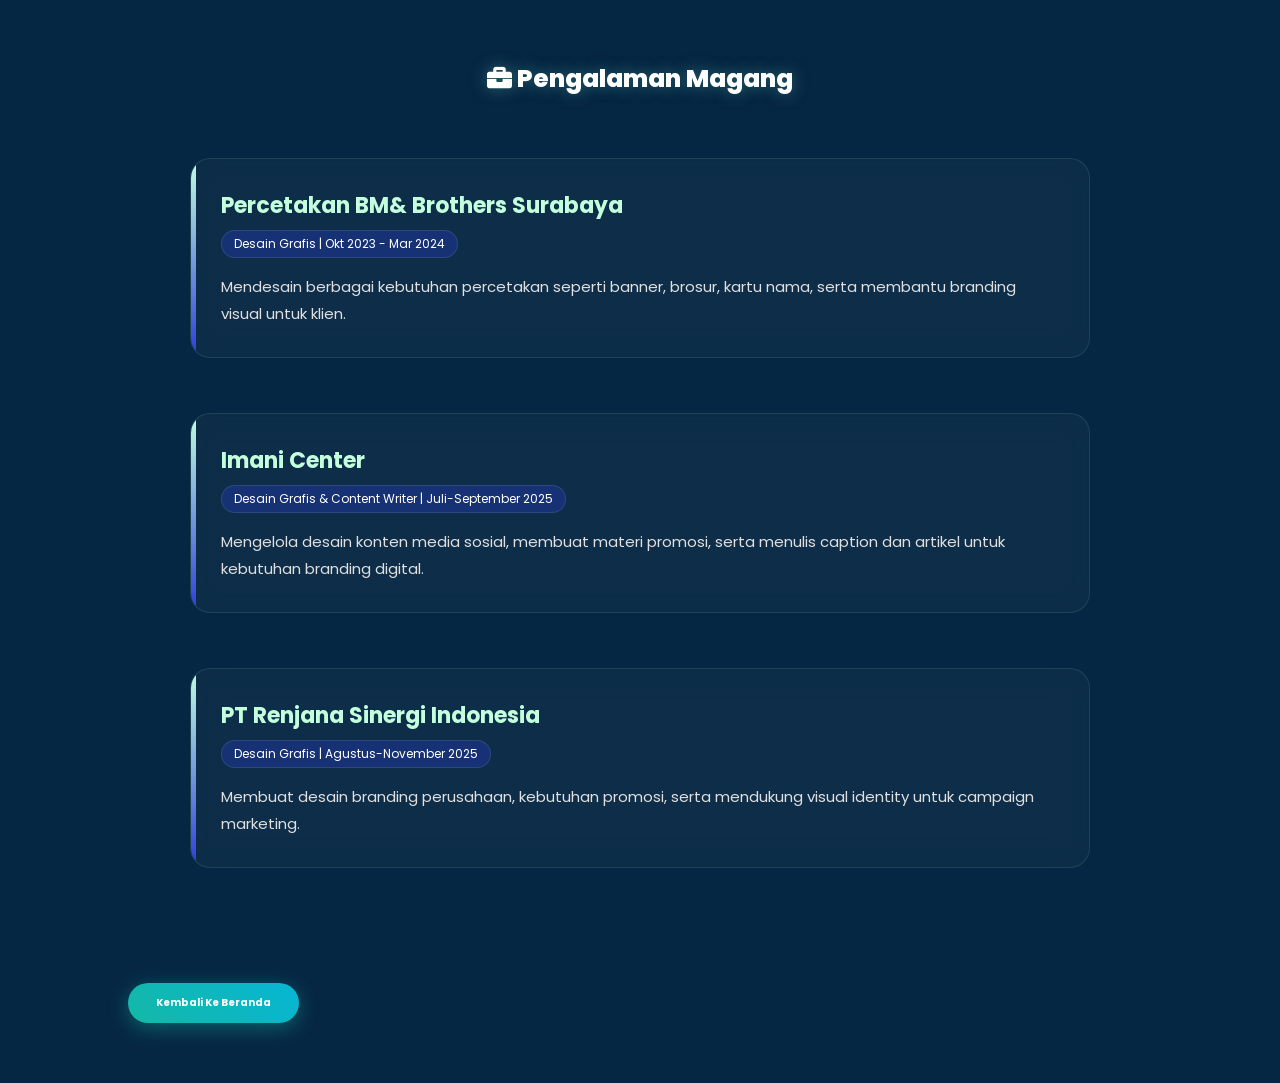
<file: magang.html>
<!DOCTYPE html>
<html lang="en">
<head>
    <meta charset="UTF-8">
    <meta http-equiv="X-UA-Compatible" content="IE=edge">
    <meta name="viewport" content="width=device-width, initial-scale=1.0">
    <meta name="keywords" content="Nazla Salsabila aulia bachri  " />
    <meta name="description" content="Welcome to Nazla's Portofolio . Full-Stack Web Developer and Android App Developer" />
    <!-- Custom CSS -->
    <link rel="stylesheet" href="./assets/css/style.css">
    <!-- Font Awesome -->
    <link rel="stylesheet" href="https://cdnjs.cloudflare.com/ajax/libs/font-awesome/5.15.3/css/all.min.css" integrity="sha512-iBBXm8fW90+nuLcSKlbmrPcLa0OT92xO1BIsZ+ywDWZCvqsWgccV3gFoRBv0z+8dLJgyAHIhR35VZc2oM/gI1w==" crossorigin="anonymous" referrerpolicy="no-referrer" />
    <!-- Favicon -->
    <link id='fotoku' rel="shortcut icon" href="./assets/images/fotoku.jpeg" type="image/x-png">
    <title>Portofolio  | Nazla</title>
</head>
<body oncontextmenu="return false">

<!-- pre loader -->
<!-- <div class="loader-container">
  <img draggable="false" src="./assets/images/preloader.gif" alt="">
</div> -->

<!-- ===== HALAMAN MAGANG ===== -->
<section class="experience-page">

  <h2 class="heading">
    <i class="fas fa-briefcase"></i> Pengalaman Magang
  </h2>

 <div class="timeline" id="timeline">

 <div class="timeline-item" onclick="activeCard(this)">
      <h3>Percetakan BM& Brothers Surabaya</h3>
      <span>Desain Grafis | Okt 2023 - Mar 2024</span>
      <p>
        Mendesain berbagai kebutuhan percetakan seperti banner, brosur, kartu nama,
        serta membantu branding visual untuk klien.
      </p>
    </div>

 <div class="timeline-item" onclick="activeCard(this)">
      <h3>Imani Center</h3>
      <span>Desain Grafis & Content Writer | Juli-september 2025</span>
      <p>
        Mengelola desain konten media sosial, membuat materi promosi,
        serta menulis caption dan artikel untuk kebutuhan branding digital.
      </p>
    </div>

 <div class="timeline-item" onclick="activeCard(this)">
      <h3>PT Renjana Sinergi Indonesia</h3>
      <span>Desain Grafis | agustus-november 2025</span>
      <p>
        Membuat desain branding perusahaan, kebutuhan promosi,
        serta mendukung visual identity untuk campaign marketing.
      </p>
    </div>

  </div>

  <div class="back-btn">
   <a href="index.html" class="btn-back"> Kembali ke Beranda</a>
  </div>

</section>

</body>
</html>
</file>
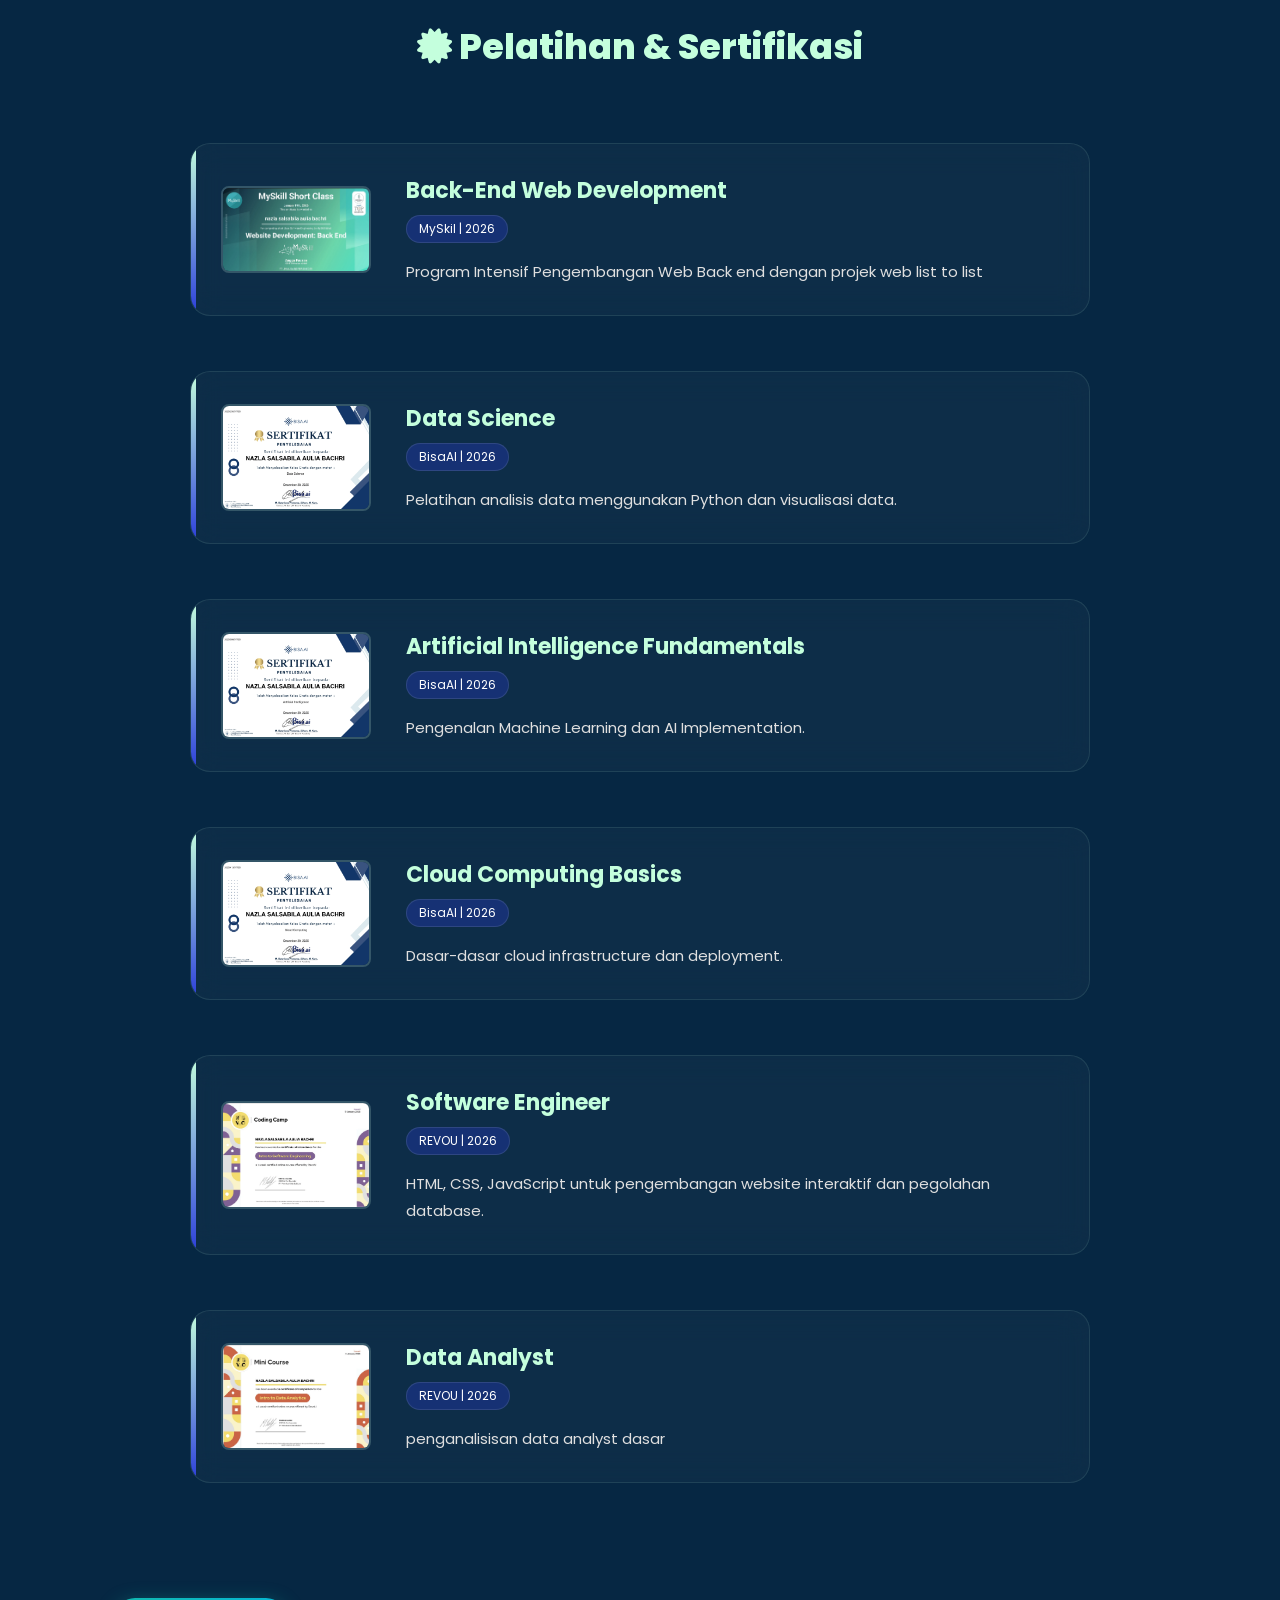
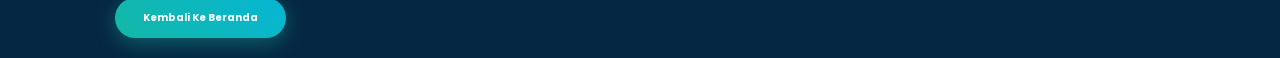
<file: training.html>
<!DOCTYPE html>
<html lang="en">
<head>
    <meta charset="UTF-8">
    <meta http-equiv="X-UA-Compatible" content="IE=edge">
    <meta name="viewport" content="width=device-width, initial-scale=1.0">
    <meta name="keywords" content="Nazla Salsabila Aulia Bachri Training" />
    <meta name="description" content="Daftar Pelatihan Nazla - Web Development, Data Analytics, AI & Cloud" />

    <!-- Custom CSS -->
    <link rel="stylesheet" href="./assets/css/style.css">

    <!-- Font Awesome -->
    <link rel="stylesheet" href="https://cdnjs.cloudflare.com/ajax/libs/font-awesome/5.15.3/css/all.min.css">

    <!-- Favicon -->
    <link rel="shortcut icon" href="./assets/images/fotoku.jpeg" type="image/x-png">

    <title>Pelatihan | Nazla</title>
</head>
<body oncontextmenu="return false">

<!-- ===== HALAMAN PELATIHAN ===== -->
<section class="training-page">

  <h2 class="heading">
    <i class="fas fa-certificate"></i> Pelatihan & Sertifikasi
  </h2>

  <div class="training-container">

    <div class="timeline-item">
      <div class="training-box">
        <img src="./assets/images/pelatihan.webp" loading="lazy" alt="Sertifikat MySkil">
        <div class="training-text">
          <h3>Back-End Web Development</h3>
          <span>MySkil | 2026</span>
          <p>Program Intensif Pengembangan Web Back end dengan projek web list to list</p>
        </div>
      </div>
    </div>

    <div class="timeline-item">
      <div class="training-box">
        <img src="./assets/images/data.webp" loading="lazy" alt="Data Analytics">
        <div class="training-text">
          <h3>Data Science </h3>
          <span>BisaAI | 2026</span>
          <p>Pelatihan analisis data menggunakan Python dan visualisasi data.</p>
        </div>
      </div>
    </div>

    <div class="timeline-item">
      <div class="training-box">
        <img src="./assets/images/ai.webp" loading="lazy" alt="Artificial Intelligence">
        <div class="training-text">
          <h3>Artificial Intelligence Fundamentals</h3>
          <span>BisaAI | 2026</span>
          <p>Pengenalan Machine Learning dan AI Implementation.</p>
        </div>
      </div>
    </div>

    <div class="timeline-item">
      <div class="training-box">
        <img src="./assets/images/cloud.webp" loading="lazy" alt="Cloud Computing">
        <div class="training-text">
          <h3>Cloud Computing Basics</h3>
          <span>BisaAI | 2026</span>
          <p>Dasar-dasar cloud infrastructure dan deployment.</p>
        </div>
      </div>
    </div>

    <div class="timeline-item">
      <div class="training-box">
        <img src="./assets/images/web.webp" loading="lazy" alt="UI UX Design">
        <div class="training-text">
          <h3>software engineer</h3>
          <span>REVOU | 2026</span>
          <p>HTML, CSS, JavaScript untuk pengembangan website interaktif dan pegolahan database.</p>
        </div>
      </div>
    </div>

    <div class="timeline-item">
      <div class="training-box">
        <img src="./assets/images/data1.webp" loading="lazy" alt="Front-End Development">
        <div class="training-text">
          <h3>data analyst</h3>
          <span>REVOU | 2026</span>
          <p>penganalisisan data analyst dasar</p>
        </div>
      </div>
    </div>

  </div>

  <div class="back-btn">
    <a href="index.html" class="btn-back">Kembali ke Beranda</a>
  </div>

</section>
</body>
</html>
</file>
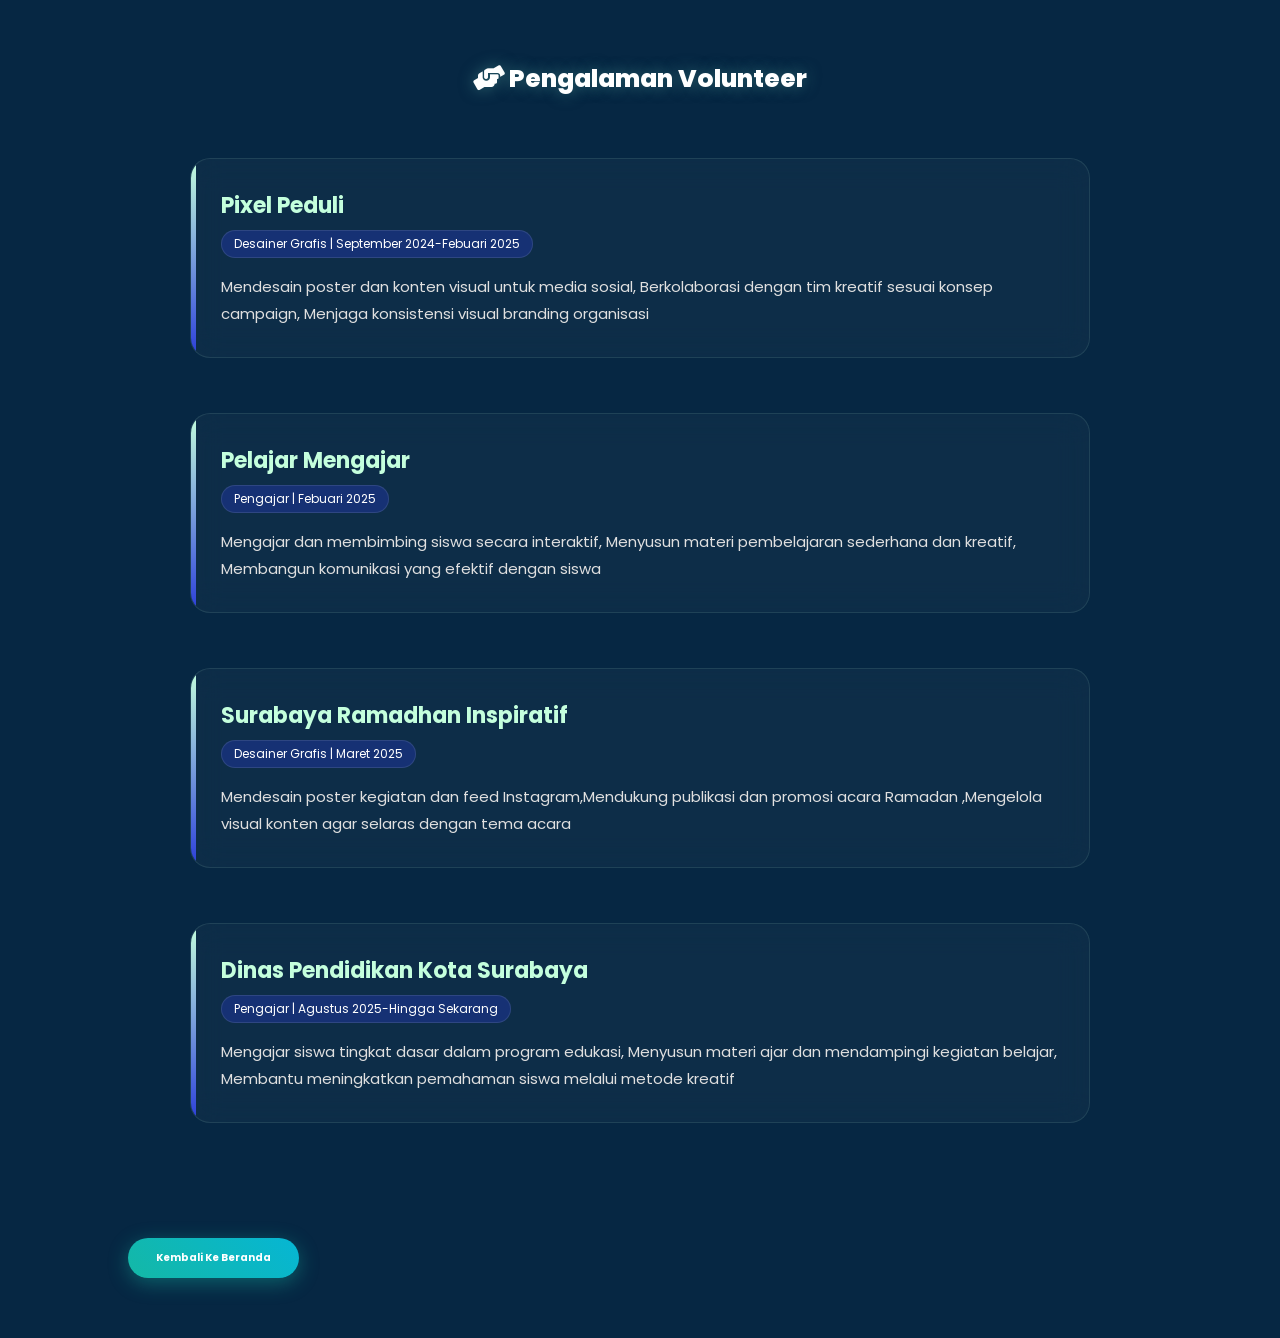
<file: volunteer.html>
<!DOCTYPE html>
<html lang="en">
<head>
    <meta charset="UTF-8">
    <meta http-equiv="X-UA-Compatible" content="IE=edge">
    <meta name="viewport" content="width=device-width, initial-scale=1.0">
    <meta name="keywords" content="Nazla Salsabila aulia bachri" />
    <meta name="description" content="Volunteer Experience - Nazla Portfolio" />
    
    <link rel="stylesheet" href="./assets/css/style.css">

    <link rel="stylesheet" href="https://cdnjs.cloudflare.com/ajax/libs/font-awesome/5.15.3/css/all.min.css"/>

    <link id='fotoku' rel="shortcut icon" href="./assets/images/fotoku.jpeg" type="image/x-png">
    
    <title>Volunteer | Nazla</title>
</head>

<body oncontextmenu="return false">

<section class="experience-page volunteer-page">

  <h2 class="heading">
    <i class="fas fa-hands-helping"></i> Pengalaman Volunteer
  </h2>
<div class="timeline">

  <div class="timeline-item" onclick="activeCard(this)">
    <h3>Pixel Peduli</h3>
    <span>Desainer Grafis | september 2024-febuari 2025</span>
    <p>
      Mendesain poster dan konten visual untuk media sosial, Berkolaborasi dengan tim kreatif sesuai konsep campaign, Menjaga konsistensi visual branding organisasi
    </p>
  </div>

  <div class="timeline-item" onclick="activeCard(this)">
    <h3>Pelajar Mengajar</h3>
    <span>Pengajar | Febuari 2025</span>
    <p>
      Mengajar dan membimbing siswa secara interaktif, Menyusun materi pembelajaran sederhana dan kreatif, Membangun komunikasi yang efektif dengan siswa
    </p>
  </div>

  <div class="timeline-item" onclick="activeCard(this)">
    <h3>Surabaya Ramadhan Inspiratif</h3>
    <span>Desainer Grafis | Maret 2025</span>
    <p>
    Mendesain poster kegiatan dan feed Instagram,Mendukung publikasi dan promosi acara Ramadan
    ,Mengelola visual konten agar selaras dengan tema acara
    </p>
  </div>

  <div class="timeline-item" onclick="activeCard(this)">
    <h3>Dinas Pendidikan Kota Surabaya</h3>
    <span>Pengajar | Agustus 2025-hingga sekarang </span>
    <p>
      Mengajar siswa tingkat dasar dalam program edukasi, Menyusun materi ajar dan mendampingi kegiatan belajar, Membantu meningkatkan pemahaman siswa melalui metode kreatif
    </p>
  </div>

</div>


  <div class="back-btn">
    <a href="index.html" class="btn-back"> Kembali ke Beranda</a>
  </div>

</section>

</body>
</html>
</file>
<file: assets/css/style.css>
@import url("https://fonts.googleapis.com/css2?family=Poppins:wght@400;600;700&display=swap");
@import url("https://fonts.googleapis.com/css2?family=Nunito:ital,wght@0,300;0,400;0,600;0,700;1,300;1,400&display=swap");

* {
  margin: 0;
  padding: 0;
  box-sizing: border-box;
  text-decoration: none;
  outline: none;
  border: none;
  text-transform: capitalize;
  /*transition: all 0.2s linear;*/
  
}
html {
  font-size: 62.5%;
  overflow-x: hidden;
  scroll-behavior: smooth;
}
body {
  background: #062743;
  font-family: "Poppins", sans-serif;
  
}

*::selection {
  background: #2b3dda;
  color: #fff;
}

html {
  font-size: 62.5%;
  overflow-x: hidden;
}
html::-webkit-scrollbar {
  width: 0.8rem;
}
html::-webkit-scrollbar-track {
  background: rgb(0, 0, 0);
}
html::-webkit-scrollbar-thumb {
  background: #C4FFDD;
}

/* pre loader start */
.loader-container {
  position: fixed;
  top: 0;
  left: 0;
  z-index: 10000;
  background: #e6eff1;
  display: flex;
  align-items: center;
  justify-content: center;
  height: 100%;
  width: 100%;
}
.loader-container.fade-out {
  top: -120%;
}
/* pre loader end */

/* navbar starts */
header {
  position: fixed;
  top: 0;
  left: 0;
  right: 0;
  z-index: 1000;
  display: flex;
  align-items: center;
  justify-content: space-between;
  padding: 1.7rem 10%;
  height: 6.5rem;
  background-color: #03213b;
  box-shadow: 0 1px 4px rgba(146, 161, 176, 0.3);
}
section {
  min-height: 100vh;
  padding: 2rem 9%;
}
.heading {
  font-size: 3.5rem;
  color: #C4FFDD;
  font-weight: 800;
  text-align: center;
}
.heading span {
  color: rgb(255, 255, 255);
}
header .logo {
  font-size: 1.9rem;
  font-weight: 800;
  text-decoration: none;
  color: #ffffff;
}
header .logo i {
  font-size: 2.2rem;
}
header .logo:hover {
  color: #C4FFDD;
}
header .navbar ul {
  list-style: none;
  display: flex;
  justify-content: center;
  align-items: center;
}
header .navbar li {
  margin-left: 2.5rem;
}
header .navbar ul li a {
  font-size: 1.57rem;
  color: #C4FFDD;
  font-weight: 600;
  text-decoration: none;
  letter-spacing: 0.04rem;
  transition: 0.2s;
}
header .navbar ul li a.active,
header .navbar ul li a:hover {
  color: #ffffff;
  border-bottom: 0.2rem solid #ffffff;
  padding: 0.5rem 0;
}
/* navbar ends */

/* hamburger icon starts*/
#menu {
  font-size: 3rem;
  cursor: pointer;
  color: rgb(255, 255, 255);
  display: none;
}
@media (max-width: 768px) {
  #menu {
    display: block;
  }
  header .navbar {
    position: fixed;
    top: 6.5rem;
    right: -120%;
    width: 75%;
    height: 100%;
    text-align: left;
    align-items: flex-start;
    background-color: #0e0f31;
  }
  header .navbar ul {
    flex-flow: column;
    padding: 1rem;
  }
  header .navbar ul li {
    text-align: center;
    width: 100%;
    margin: 1rem 0;
    border-radius: 0.5rem;
    width: 26rem;
  }
  header .navbar ul li a {
    display: block;
    padding: 1rem;
    text-align: left;
    color: #fff;
    font-size: 2rem;
  }
  header .navbar ul li a.active,
  header .navbar ul li a:hover {
    padding: 1rem;
    color: #fff;
    border-radius: 0.5rem;
    border-bottom: 0.5rem solid #011aff;
  }
  .fa-times {
    transform: rotate(180deg);
  }
  header .navbar.nav-toggle {
    right: 0;
  }
}
/* hamburger icon ends */

/* hero section starts*/

.home {
  padding-top: 8rem; /* biar ga ketiban header */
}

.home {
  position: relative;
  display: flex;
  flex-wrap: wrap;
  gap: 1.5rem;
  min-height: 100vh;
  align-items: center;

}
.home #particles-js {
  position: absolute;
  top: 0;
  left: 0;
  height: 100%;
  width: 100%;
}
.home::before {
  content: "";
  position: absolute;
  top: 0;
  left: 0;
  height: 100%;
  width: 100%;
}
.home .content {
  flex: 1 1 40rem;
  padding-top: 1rem;
  z-index: 1;
}
.home .image {
  flex: 1 1 30rem;
  z-index: 1;
}
.home .image img {
  width: 100%;
  max-width: 600px;
  margin-left: 0;
  border-radius: 0;   /* hilangkan lingkaran */
  box-shadow: none;
  
}
/*
.home .image img:hover {
  box-shadow: 0 5px 15px rgba(0, 0, 0, 0.5);
}*/

.home .content h2 {
  font-size: 5rem;
  font-weight: 800;
  color: #ffffff;
}
.home .content h2 span {
  font-size: 5rem;
  font-weight: 800;
  color: #C4FFDD;
}
.home .content p {
  font-size: 2.5rem;
  color: #fefefe;
  font-weight: 600;
  padding: 1rem 0;
}
.home .content p span {
  font-size: 2.5rem;
  color:#C4FFDD;
  font-weight: 600;
  padding: 1rem 0;
}
.home .btn {
  margin-top: 1rem;
  position: absolute;
  line-height: 0;
  padding: 1.6rem 3rem;
  border-radius: 4em;
  transition: 0.5s;
  color: #C4FFDD;
  background: #060121;
  box-shadow: 0px 5px 18px #000000;
  font-family: "Nunito", sans-serif;
}
.home .btn span {
  font-weight: 700;
  font-size: 1.7rem;
  letter-spacing: 0.1rem;
}
.home .btn i {
  margin-left: 0.3rem;
  font-size: 1.5rem;
  transition: 0.3s;
}
.home .btn:hover {
  background: #113A5D;
}
.home .btn:hover i {
  transform: translateX(5px);
}

.home .image img {
  transform: translateY(20px);
}
/* social icons start */
.socials {
  position: relative;
  margin-top: 9rem;
}
.socials .social-icons {
  padding-left: 0;
  margin-bottom: 0;
  list-style: none;
}
.socials .social-icons li {
  display: inline-block;
  margin-bottom: 14px;
}
.social-icons a {
  font-size: 2rem;
  display: inline-block;
  line-height: 44px;
  color: #00d9ff;
  background-color: #09011b;
  width: 44px;
  height: 44px;
  text-align: center;
  margin-right: 8px;
  border-radius: 100%;
  -webkit-transition: all 0.2s linear;
  -o-transition: all 0.2s linear;
  transition: all 0.2s linear;
}
.social-icons a:active,
.social-icons a:focus,
.social-icons a:hover {
  color: #fff;
  background-color: #0685da;
}
.social-icons a.github:hover {
  background-color: #0e0e0e;
}
.social-icons a.twitter:hover {
  background-color: #00aced;
}
.social-icons a.linkedin:hover {
  background-color: #007bb6;
}
.social-icons a.dev:hover {
  background-color: #070707;
}
.social-icons a.instagram:hover {
  background-color: #ee00da;
}
/* social icons end */

/*media hp bagain home*/
@media (max-width: 768px) {
  .home .content h2 {
    font-size: 6rem;
  }

  .home .content p {
    font-size: 6rem;
  }
  .home .content p span {
    font-size: 4rem; /* ⬅️ INI YANG BENERIN */
  }
}

@media (max-width: 768px) {
  .home .image {
    display: none;
  }
}


/* hero media queries starts*/
@media (max-width: 450px) {
  .home .btn {
    margin: 4rem 0;
  }
  .socials {
    margin-top: 12rem;
  }
  .home .image img {
    margin-top: -12rem;
  }
  .home .content p {
    font-size: 2.2rem;
  }
  .home .content p span {
    font-size: 2.2rem;
  }
}
/* hero media queries ends*/
/* hero section end */

/* about section starts */
.about {
  background: #062139;
}
.about .row {
  display: flex;
  flex-direction: row;
  gap: 2rem;
  flex-wrap: wrap;
  padding: 4rem;
}
.about .row .image {
  text-align: center;
  flex: 1 1 35rem;
}
.about .row .image img {
  margin: 4rem;
  width: 30rem;
  height: auto;
  border-radius: 5%;
  box-shadow: 0 5px 10px #C4FFDD;
  mix-blend-mode: luminosity;
  transition: 0.3s;
  cursor: pointer;
}
.about .row .image img:hover {
  mix-blend-mode: normal;
}
.about .row .content {
  flex: 1 1 45rem;
  padding: 3rem;
}
.about .row .content h3 {
  color: rgb(255, 255, 255);
  font-size: 2.5rem;
}
.about .row .content .tag {
  font-size: 1.4rem;
  color: #C4FFDD;
  font-weight: 600;
  margin-top: 1rem;
}
.about .row .content p {
  font-size: 1.5rem;
  margin-top: 1.5rem;
  font-family: "Nunito";
  font-weight: 600;
  text-transform: none;
  color: #ffffff !important;
}
.about .row .content .box-container {
  display: flex;
  flex-wrap: wrap;
  gap: 1.5rem;
  font-family: "Nunito";
  font-weight: 600;
}
.about .row .content .box-container .box p {
  text-transform: none;
}
.about .row .content .box-container .box p span {
  color: #C4FFDD;
}
.resumebtn {
  margin-top: 6rem;
}
.resumebtn .btn {
  padding: 1.7rem 3rem;
  border-radius: 0.5em;
  transition: 0.3s;
  color: #C4FFDD;
  background: #060121;
  box-shadow: 0px 5px 10px #000000;
  font-family: "Nunito", sans-serif;
}
.resumebtn .btn span {
  font-weight: 600;
  font-size: 1.8rem;
  letter-spacing: 0.1rem;
}
.resumebtn .btn i {
  margin-left: 0.3rem;
  font-size: 1.2rem;
  transition: 0.3s;
}
.resumebtn .btn:hover {
  background: #1a047e;
}
.resumebtn .btn:hover i {
  transform: translateX(5px);
}
/* about media queries starts*/
@media screen and (max-width: 600px) {
  .about .row .image {
    margin-top: 2rem;
  }
  .about .row .image img {
    margin: 0 auto;
    width: 80%;
    mix-blend-mode: normal;
  }
  .about .row {
    padding: 0.5rem;
    margin-bottom: 7rem;
  }
  .about .row .content {
    padding: 1rem;
  }
  .about .row .content .box-container {
    gap: 0;
  }
}
/* about media queries ends*/
/* about section ends */

/* skills section starts */
.skills {
  min-height: 90vh;
  background: linear-gradient(to bottom, #062743);
}
.skills h2 {
  color: #ffffff;
}
.skills .heading span {
  color: #C4FFDD;
}
.skills .container {
  background: rgba(255, 255, 255, 0.4);
  color: #fff;
  border-radius: 1rem;
  padding: 2rem;
  width: 90%;
  margin: auto;
  margin-top: 2rem;
}
.skills .container .row {
  display: grid;
  grid-template-columns: repeat(6, 1fr);
  flex-wrap: wrap;
  gap: 1.8rem;
}
.skills .container .bar {
  margin-bottom: 15px;
  padding: 10px;
  border-radius: 1rem;
  box-shadow: 0 4px 10px rgba(0, 0, 0, 0.2);
  background: rgba(0, 0, 22, 0.9);
  transition: 0.2s;
}
.skills .container .bar:hover {
  box-shadow: 0 8px 10px rgba(0, 2, 68, 0.8) !important;
  background-color: rgba(0, 0, 0, 0.9) !important;
}
.skills .container .bar .info {
  display: flex;
  flex-direction: column;
  align-items: center;
  gap: 1rem;
  margin-top: 1rem;
}
.skills .container .bar .info i {
  font-size: 4rem;
}
.skills .container .bar .info span {
  font-size: 2rem;
  font-weight: 500;
  font-family: "Poppins";
  margin-left: 0.5rem;
}
/* skills media queries starts*/
@media screen and (max-width: 600px) {
  .skills .container {
    padding: 0;
    margin: 0;
  }
  .skills .container .row {
    grid-template-columns: repeat(2, 1fr);
    margin: 1rem;
    padding: 2rem 0.2rem 2rem 0.2rem;
    gap: 1rem;
  }
  .skills .container {
    margin-top: 5px;
    width: 100%;
  }
}
/* skills media queries ends*/
/* skills section ends */

/* education section starts */
.education {
  background: #062139;
  min-height: 80vh;
}
.education .qoute {
  font-size: 1.5rem;
  text-align: center;
  font-family: "Nunito", sans-serif;
  font-weight: 600;
  margin-top: 0.5rem;
}
.education .box-container {
  display: flex;
  flex-wrap: wrap;
  justify-content: center;
  align-items: center;
  flex-direction: column;
}
.education .box-container .box {
  display: flex;
  flex-direction: row;
  width: 80%;
  border-radius: 0.5rem;
  box-shadow: 0.2rem 0.5rem 1rem rgba(255, 255, 255, 0.2);
  text-align: center;
  position: relative;
  margin-top: 2rem;
  overflow: hidden;
  transition: 0.3s;
  background: rgb(252, 252, 252);
}
.education .box-container .box:hover {
  transform: scale(1.03);
  box-shadow: 1rem 0.5rem 1.2rem rgba(0, 0, 0, 0.3);
}
.education .box-container .box .image {
  flex: 1 1 20rem;
  width: 100%;
}
.education .box-container .box img {
  object-fit: cover;
  position: relative;
  width: 100%;
  height: 100%;
}
.education .box-container .box .content {
  position: relative;
  display: flex;
  flex-direction: column;
  padding: 1rem;
  flex-wrap: wrap;
  flex: 1 1 70rem;
}
.education .box-container .box .content h3 {
  font-size: 2.5rem;
  color: #012970;
  padding: 0.5rem 0;
  font-weight: 600;
  text-align: left;
  margin-left: 1rem;
}
.education .box-container .box .content p {
  font-size: 1.5rem;
  margin-left: 1rem;
  text-align: left;
}
.education h4 {
  font-size: 2rem;
  color:#0e0e0e;
  text-align: left;
  margin: 1rem;
  font-family: "Nunito", sans-serif;
  font-weight: 700;
}

/* education media queries starts*/
@media screen and (max-width: 600px) {
  .education .box-container .box {
    flex-direction: column;
    width: 100%;
  }
  .education .box-container .box .image {
    width: 100%;
    height: 25rem;
  }
  .education .box-container .box img {
    width: 100%;
  }
  .education .box-container .box .content {
    position: relative;
    display: flex;
    flex-direction: column;
    padding: 1rem;
    flex-wrap: wrap;
    flex: 0;
  }
  .education .btns {
    margin-top: 2rem;
    margin-left: 1rem;
    margin-right: 1rem;
    flex-wrap: wrap;
  }
}
/* education media queries ends*/
/* education section ends */

/* work section starts */
.work {
  /* background: #010124; */
  background: linear-gradient(to bottom, #062743);
}
.work h2 {
  color: #ffffff;
  padding: 1rem;
}
.work .heading span {
  color: #C4FFDD;
}
.work .box-container {
  display: flex;
  flex-wrap: wrap;
  gap: 1.5rem;
  margin: 2rem;
}
.work .box-container .box {
  flex: 1 1 30rem;
  border-radius: 0.5rem;
  box-shadow: 0 0.5rem 1rem rgba(0, 0, 0, 0.1);
  position: relative;
  overflow: hidden;
  height: 30rem;
}
.work .box-container .box img {
  height: 100%;
  width: 100%;
  object-fit: cover;
}
.work .box-container .box .content {
  height: 100%;
  width: 100%;
  position: absolute;
  top: 85%;
  left: 0;
  background: rgba(255, 255, 255, 0.9);
  display: flex;
  flex-direction: column;
}
.work .box-container .box .content .tag {
  display: flex;
  flex-direction: row;
  justify-content: space-between;
  align-items: center;
  height: 4.5rem;
  width: 100%;
  padding-left: 1rem;
  background: #C4FFDD;
}
.work .box-container .box .content .tag h3 {
  font-size: 2rem;
}
.work .box-container .box:hover .content {
  top: 25%;
}
.work .desc {
  margin: 2rem;
  display: flex;
  flex-direction: column;
  justify-content: center;
}
.work .desc p {
  font-size: 1.5rem;
}
.work .desc .btns {
  display: flex;
  justify-content: space-between;
  width: 100%;
  margin-top: 2rem;
}
.work .desc .btns .btn {
  line-height: 0;
  display: inline;
  padding: 1.5rem 2.5rem;
  border-radius: 0.5rem;
  font-size: 1.5rem;
  color: #fff;
  background: #062743;
  margin-right: 2rem;
}
.work .desc .btns .btn:hover {
  background: #0a022ef5;
}
.work .viewall {
  display: flex;
  justify-content: center;
}
.work .viewall .btn {
  position: relative;
  line-height: 0;
  padding: 1.6rem 3rem;
  border-radius: 0.5em;
  transition: 0.5s;
  color: rgb(255, 255, 255);
  font-weight: 700;
  border: 2px solid #fff;
  box-shadow: 0px 5px 10px rgba(65, 84, 241, 0.4);
  text-align: center;
}
.work .viewall .btn span {
  font-weight: 600;
  font-size: 1.7rem;
  font-family: "Nunito", sans-serif;
}
.work .viewall .btn i {
  margin-left: 0.3rem;
  font-size: 1.5rem;
  transition: 0.3s;
}
.work .viewall .btn:hover {
  background: #fff;
  color: #000;
}
.work .viewall .btn:hover i {
  transform: translateX(5px);
}
/* work section ends */

/* experience section starts */
.experience .timeline {
  position: relative;
  max-width: 1200px;
  margin: 0 auto;
}
.experience .timeline::after {
  content: "";
  position: absolute;
  width: 6px;
  background: #020133;
  top: 0;
  bottom: 0;
  left: 50%;
  margin-left: -3px;
  z-index: -2;
}
.experience .container {
  padding: 10px 40px;
  position: relative;
  background-color: inherit;
  width: 50%;
}
/*circles on timeline*/
.experience .container::after {
  content: "\f0b1";
  position: absolute;
  width: 25px;
  height: 25px;
  right: -17px;
  background-color: rgb(255, 255, 255);
  border: 4px solid #ff9f55;
  top: 15px;
  border-radius: 50%;
  z-index: 100;
  font-size: 1.89rem;
  text-align: center;
  font-weight: 600;
  color: #02094b;
  font-family: "Font Awesome\ 5 Free";
}
.experience .left {
  left: 0;
}
.experience .right {
  left: 50%;
}
/* arrows pointing right */
.experience .left::before {
  content: " ";
  height: 0;
  position: absolute;
  top: 22px;
  width: 0;
  z-index: 1;
  right: 30px;
  border: medium solid #f68c09;
  border-width: 10px 0 10px 10px;
  border-color: transparent transparent transparent #f68c09;
}
/* arrows pointing left  */
.experience .right::before {
  content: " ";
  height: 0;
  position: absolute;
  top: 22px;
  width: 0;
  z-index: 1;
  left: 30px;
  border: medium solid #f68c09;
  border-width: 10px 10px 10px 0;
  border-color: transparent #f68c09 transparent transparent;
}
.experience .right::after {
  left: -16px;
}
.experience .content {
  background-color: #f68c09;
  position: relative;
  border-radius: 6px;
}
.experience .content .tag {
  font-size: 1.3rem;
  padding-top: 1.5rem;
  padding-left: 1.5rem;
}
.experience .content .desc {
  margin-left: 1.5rem;
  padding-bottom: 1rem;
}
.experience .content .desc h3 {
  font-size: 1.5rem;
  font-weight: 600;
}
.experience .content .desc p {
  font-size: 1.2rem;
}
/* view all button */
.morebtn {
  display: flex;
  justify-content: center;
}
.morebtn .btn {
  position: relative;
  line-height: 0;
  padding: 1.6rem 3rem;
  border-radius: 0.5em;
  transition: 0.5s;
  color: #fff;
  background: #2506ad;
  box-shadow: 0px 5px 10px rgba(48, 68, 247, 0.6);
  text-align: center;
}
.morebtn .btn span {
  font-weight: 600;
  font-size: 1.7rem;
  font-family: "Nunito", sans-serif;
}
.morebtn .btn i {
  margin-left: 0.3rem;
  font-size: 1.5rem;
  transition: 0.3s;
}
.morebtn .btn:hover {
  background: #1a047e;
}
.morebtn .btn:hover i {
  transform: translateX(5px);
}

/* Media queries - Responsive timeline on screens less than 600px wide */
@media screen and (max-width: 600px) {
  .experience {
    min-height: 80vh;
  }
  .experience .timeline {
    margin-top: 2rem;
  }
  .experience .timeline::after {
    left: 31px;
  }
  .experience .container {
    width: 100%;
    padding-left: 8rem;
    padding-right: 2rem;
  }
  .experience .container::after {
    font-size: 2.2rem;
  }
  .experience .container::before {
    left: 61px;
    border: medium solid #f68c09;
    border-width: 10px 10px 10px 0;
    border-color: transparent #f68c09 transparent transparent;
  }
  .experience .left::after {
    left: 15px;
  }
  .experience .right::after {
    left: 15px;
  }
  .experience .right {
    left: 0%;
  }
  .morebtn {
    margin-top: 3rem;
  }
}
/* experience media queries ends */
/* experience section ends */

/* contact section starts */
.contact {
  background: #062139;
  min-height: 60vh;
}
.contact .container {
  max-width: 1050px;
  width: 100%;
  background: #fff;
  border-radius: 1.5rem;
  margin: 2rem 5rem;
  box-shadow: 0 5px 10px rgba(0, 0, 0, 0.15);
}
.contact .container .content {
  display: flex;
  align-items: center;
  justify-content: space-between;
  padding: 2.5rem 2rem;
}
.contact .content .image-box {
  max-width: 60%;
  margin-left: 4rem;
}
.contact .content .image-box img {
  width: 100%;
  height: 40rem;
  position: relative;
}
.contact .content form {
  width: 45%;
  margin-right: 3.5rem;
}
form .form-group {
  display: flex;
  flex-direction: column;
  justify-content: center;
}
.form-group .field {
  height: 50px;
  display: flex;
  position: relative;
  margin: 1rem;
  width: 100%;
}
form i {
  position: absolute;
  top: 50%;
  left: 18px;
  color: rgb(51, 51, 51);
  font-size: 17px;
  pointer-events: none;
  transform: translateY(-50%);
}
form .field input,
form .message textarea {
  width: 100%;
  height: 100%;
  outline: none;
  padding: 0 16px 0 48px;
  font-size: 16px;
  font-family: "Poppins", sans-serif;
  border-radius: 5px;
  border: 1px solid rgb(51, 51, 51);
  background: #e5ecfb;
}
.field input::placeholder,
.message textarea::placeholder {
  color: rgb(51, 51, 51);
}
.field input:focus,
.message textarea:focus {
  padding-left: 47px;
  border: 2px solid rgb(115, 3, 167);
}
.field input:focus ~ i,
.message textarea:focus ~ i {
  color: rgb(115, 3, 167);
}
form .message {
  position: relative;
  margin: 1rem;
  width: 100%;
}
form .message i {
  top: 25px;
  font-size: 20px;
  left: 15px;
}
form .message textarea {
  min-height: 130px;
  max-height: 230px;
  max-width: 100%;
  min-width: 100%;
  padding: 12px 20px 0 48px;
}
form .message textarea::-webkit-scrollbar {
  width: 0px;
}
form .button-area {
  display: flex;
  float: right;
  flex-direction: row-reverse;
}
.button-area button {
  color: #fff;
  border: none;
  outline: none;
  font-size: 1.8rem;
  cursor: pointer;
  border-radius: 5px;
  padding: 13px 25px;
  background: #13045a;
  box-shadow: 0px 5px 10px rgba(74, 74, 75, 0.6);
  transition: 0.3s ease;
  font-family: "Nunito", sans-serif;
}
.button-area button:hover {
  background: #2c0eb1f5;
}
.button-area span {
  font-size: 17px;
  padding: 1rem;
  display: none;
}
.button-area button i {
  position: relative;
  top: 6px;
  left: 2px;
  font-size: 1.5rem;
  transition: 0.3s;
  color: #fff;
}
.button-area button:hover i {
  left: 8px;
}
/* contact section media queries starts */
@media (max-width: 900px) {
  .contact {
    min-height: 70vh;
  }
  .contact .container {
    margin: 3rem 0 2rem 0;
  }
  .contact .container .content {
    padding: 18px 12px;
  }
  .contact .content .image-box {
    display: none;
  }
  .contact .content form {
    width: 100%;
    margin-right: 2rem;
  }
}
/* contact section media queries ends */
/* contact section ends */

/* footer section starts */
.footer {
  min-height: auto;
  padding-top: 0;
  background: rgb(1, 1, 27);
}
.footer .box-container {
  display: flex;
  justify-content: center;
  flex-wrap: wrap;
}
.footer .box-container .box {
  flex: 1 1 25rem;
  margin: 2.5rem;
}
.footer .box-container .box h3 {
  font-size: 2.5rem;
  color: #fff;
  padding-bottom: 1rem;
  font-weight: normal;
}
.footer .box-container .box p {
  font-size: 1.5rem;
  color: #ccc;
  padding: 0.7rem 0;
  text-transform: none;
}
.footer .box-container .box p i {
  padding-right: 1rem;
  color: #C4FFDD;
}
.footer .box-container .box a {
  font-size: 1.5rem;
  color: rgb(238, 238, 238);
  padding: 0.3rem 0;
  display: block;
}
.footer .box-container .box a:hover {
  color: #C4FFDD;
}
.footer .box-container .box .share {
  display: flex;
  flex-wrap: wrap;
  padding: 1rem 0;
}
.footer .box-container .box .share a {
  height: 4rem;
  width: 4rem;
  padding: 1rem;
  text-align: center;
  border-radius: 5rem;
  font-size: 1.7rem;
  margin-right: 1rem;
  transition: 0.2s;
  background: rgb(230, 230, 230);
  color: #02094b;
  border: none;
}
.footer .box-container .box .share a:hover {
  background: transparent;
  transform: scale(0.98);
  border: 0.1rem solid rgb(180, 178, 178);
  color: #C4FFDD;
}
.footer .credit {
  padding: 1rem 0 0 0;
  text-align: center;
  font-size: 1.5rem;
  font-family: "Nunito", sans-serif;
  font-weight: 600;
  color: #fff;
  border-top: 0.1rem solid #fff3;
}
.footer .credit a {
  color: #C4FFDD;
}
.footer .fa {
  color: #e90606;
  margin: 0 0.3rem;
  font-size: 1.5rem;
  animation: pound 0.35s infinite alternate;
}
@-webkit-keyframes pound {
  to {
    transform: scale(1.1);
  }
}
@keyframes pound {
  to {
    transform: scale(1.1);
  }
}
@media (max-width: 450px) {
  .footer .box-container .box {
    margin: 1.5rem;
  }
  .footer .box-container .box p {
    padding: 0.7rem;
  }
  .footer .box-container .box .share a {
    padding: 1.2rem;
  }
}
/* footer section ends */

/* common media queries starts*/
@media (max-width: 450px) {
  html {
    font-size: 55%;
  }
  body {
    padding-right: 0;
  }
  section {
    padding: 2rem;
  }
}
/* common media queries ends*/

/* scroll top starts */
#scroll-top {
  position: fixed;
  top: -140%;
  right: 2rem;
  padding: 1rem 1.5rem;
  font-size: 2rem;
  background: #000000;
  color: #C4FFDD;
  border-radius: 50%;
  transition: 1s linear;
  z-index: 1000;
}
#scroll-top.active {
  top: calc(100% - 12rem);
}
/* scroll top ends */
.exp-summary{
  display: flex;
  justify-content: center;
  gap: 4rem;
  flex-wrap: wrap;
  margin-top: 4rem;
}

.exp-card{
  position: relative;
  width: 380px;
  height: 250px;
  border-radius: 20px;
  overflow: hidden;
  background-size: cover;
  background-position: center;
  display: flex;
  align-items: center;
  justify-content: center;
  transition: 0.4s;
  box-shadow: 0 15px 30px rgba(0,0,0,0.15);
}

.exp-card:hover{
  transform: scale(1.05);
}

.magang{
  background-image: url('../images/magang.webp');
}

.volunteer{
  background-image: url('../images/volunteer.webp');
}

.pelatihan{
  background-image: url('../images/pelatihan.webp');
}

.overlay{
  background: rgba(0,0,0,0.6);
  width: 100%;
  height: 100%;
  color: white;
  display: flex;
  flex-direction: column;
  justify-content: center;
  align-items: center;
  padding: 2rem;
  text-align: center;
}

.overlay h3{
  font-size: 2.5rem;
  margin-bottom: 1rem;
}

.overlay p{
  font-size: 1.4rem;
  margin-bottom: 2rem;
}

.detail-btn{
  padding: 10px 25px;
  background: #0a013f;
  color: white;
  border-radius: 30px;
  text-decoration: none;
  transition: 0.3s;
}

.detail-btn:hover{
  background: #000000;
}

.experience-page{
  padding: 8rem 5%;
  min-height: 100vh;
}

.timeline{
  margin-top: 4rem;
}

/*kotak
.timeline-item {
  background: rgba(255, 255, 255, 0.05);
  backdrop-filter: blur(10px);
  border: 1px solid rgba(255, 255, 255, 0.3);
  padding: 25px;
  border-radius: 15px;
  transition: all 0.4s ease;
  cursor: pointer;
  box-shadow: 0 5px 20px rgba(0,0,0,0.3);
}*/

.timeline-item:hover {
  transform: translateY(-5px);
  box-shadow: 0 10px 30px rgba(20, 184, 166, 0.4);
}

.timeline-item h3 {
  color: #14b8a6;
}


.timeline-item span{
  display: block;
  font-size: 1.4rem;
  color: #666;
  margin-bottom: 1rem;
}

.timeline-item p{
  font-size: 1.4rem;
  line-height: 1.6;
}

.back-btn{
  margin-top: 3rem;
}

.btn-back {
  display: inline-block;
  padding: 12px 28px;
  margin-top: 40px;
  font-weight: bold;
  text-decoration: none;
  color: white;
  border-radius: 30px;
  background: linear-gradient(45deg, #14b8a6, #06b6d4);
  transition: 0.4s ease;
  box-shadow: 0 5px 20px rgba(20, 184, 166, 0.4);
}

.btn-back:hover {
  transform: scale(1.08);
  box-shadow: 0 10px 30px rgba(6, 182, 212, 0.6);
}


/* Container Utama agar rapi di tengah */
.timeline, .training-container {
    display: flex;
    flex-direction: column;
    align-items: center;
    gap: 3rem; /* Jarak antar kotak lebih lega */
    padding: 2rem 0;
}

/* Desain Kotak Baru (Glassmorphism) */
.timeline-item {
    width: 100%;
    max-width: 850px;
    background: rgba(255, 255, 255, 0.03); /* Transparan gelap */
    backdrop-filter: blur(15px); /* Efek blur kaca */
    -webkit-backdrop-filter: blur(15px);
    border: 1px solid rgba(196, 255, 221, 0.1); /* Border tipis warna mint */
    padding: 3rem;
    border-radius: 20px;
    position: relative;
    transition: all 0.4s cubic-bezier(0.175, 0.885, 0.32, 1.275);
    overflow: hidden;
}

/* Garis aksen di samping kiri kotak */
.timeline-item::before {
    content: '';
    position: absolute;
    left: 0;
    top: 0;
    height: 100%;
    width: 5px;
    background: linear-gradient(to bottom, #C4FFDD, #2b3dda);
}

.timeline-item:hover {
    transform: translateY(-10px) scale(1.02);
    background: rgba(255, 255, 255, 0.07);
    border-color: rgba(196, 255, 221, 0.5);
    box-shadow: 0 20px 40px rgba(0, 0, 0, 0.4), 
                0 0 20px rgba(196, 255, 221, 0.1);
}

/*kotak3
.timeline-item {
  background: rgb(255, 255, 255);
  padding: 20px;
  border-radius: 10px;
  cursor: pointer;
  transition: all 0.4s ease;
}*/

.timeline-item.active {
  transform: scale(1.05);
  z-index: 10;
  box-shadow: 0 10px 30px rgba(230, 230, 230, 0.2);
}

.timeline.blur .timeline-item {
  opacity: 0.4;
  filter: blur(2px);
}

.timeline.blur .timeline-item.active {
  opacity: 1;
  filter: blur(0);
}

.experience-page {
  min-height: 100vh;
  padding: 60px 10%;
  background: linear-gradient(135deg, #062743);
  color: rgb(13, 13, 13);
}
/*pengalman magang*/
.experience-page .heading {
  font-size: 2.5rem;
  margin-bottom: 40px;
  color: #ffffff;
  text-shadow: 0 0 15px rgba(86, 169, 159, 0.5);
}

.training-item {
  display: flex;
  align-items: flex-start;
  gap: 20px;
  background: #111;
  padding: 20px;
  border-radius: 10px;
  margin-bottom: 20px;
}

.training-img img {
  width: 90px;
  height: 90px;
  object-fit: cover;
  border-radius: 8px;
}

.training-content h3 {
  margin: 0;
  font-size: 18px;
}

.training-place {
  font-size: 14px;
  color: #aaa;
  margin-bottom: 10px;
}

/* Layout khusus Training/Pelatihan agar Gambar & Teks seimbang */
.training-box {
    display: flex;
    align-items: center;
    gap: 3.5rem;
}

.training-box img {
    width: 180px;
    height: 120px;
    object-fit: cover;
    border-radius: 12px;
    filter: grayscale(30%);
    transition: 0.3s;
    border: 2px solid rgba(196, 255, 221, 0.2);
}

.timeline-item:hover img {
    filter: grayscale(0%);
    transform: rotate(-2deg);
}

/* Tipografi di dalam kotak */
.timeline-item h3 {
    font-size: 2.2rem;
    color: #C4FFDD; /* Warna mint agar kontras */
    margin-bottom: 0.8rem;
    font-weight: 700;
}

.timeline-item span {
    display: inline-block;
    background: rgba(43, 61, 218, 0.3); /* Badge biru transparan */
    color: #fff;
    padding: 0.4rem 1.2rem;
    border-radius: 50px;
    font-size: 1.2rem;
    margin-bottom: 1.5rem;
    border: 1px solid rgba(255, 255, 255, 0.1);
}

.timeline-item p {
    font-size: 1.5rem;
    color: #e0e0e0;
    line-height: 1.8;
    text-transform: none; /* Biar deskripsi tidak kapital semua */
}

.training-box img {
  width: 150px;
  height: auto;
  border-radius: 8px;
  flex-shrink: 0;
}

.timeline-item {
  margin-bottom: 25px;  /* jarak antar kotak */
}

.training-page .heading {
  margin-bottom: 5rem; /* jarak judul ke kotak */
}

.training-container {
  margin-top: 3rem;
}

/* ================= KUNCI BIAR KOTAK ORA KEPANJANG ================= */

/* berlaku untuk semua timeline (magang, volunteer, pelatihan) */
.timeline,
.training-container {
  display: flex;
  flex-direction: column;
  align-items: center; /* biar kotak ke tengah */
}

/* ukuran kotak */
.timeline-item {
  width: 100%;
  max-width: 900px;   /* ⬅️ INI YANG NENTUKAN PANJANG */
}

@media (max-width: 768px) {

  /* halaman biar ora mepet pinggir */
  .experience-page,
  .training-page {
    padding: 60px 5%;
  }

  /* kotak timeline */
  .timeline-item {
    max-width: 100%;   /* full HP */
  }

  /* khusus layout pelatihan (gambar + teks) */
  .training-box {
    flex-direction: column;
    align-items: center;
    text-align: center;
  }

  .training-box img {
    width: 120px;
    height: auto;
  }
}

/*tombol menu*/
.nav {
  list-style: none;
  display: flex;
  gap: 20px;
}

.nav li {
  position: relative;
}
/* DROPDOWN */
.dropdown {
  position: relative;
}

.dropdown-menu {
  position: absolute;
  top: 100%;
  left: 0;
  list-style: none;
  background: #C4FFDD;
  padding: 10px 0;
  min-width: 180px;
  box-shadow: 0 4px 8px rgba(0,0,0,0.1);

  /* ANIMASI */
  opacity: 0;
  transform: translateY(-10px);
  pointer-events: none;
  transition: all 0.3s ease;
}

.dropdown-menu li {
  padding: 8px 8px;
}

.dropdown-menu li a {
  text-decoration: none;
  color: black;
  display: block;
}

.dropdown-menu li:hover {
  background: #0e0f31;
}

/* SAAT AKTIF */
.dropdown.active .dropdown-menu {
  opacity: 1;
  transform: translateY(0);
  pointer-events: auto;
}

.dropdown-menu {
  display: none;          /* default sembunyi */
  position: absolute;
  top: 100%;
  left: 0;
  background: #0e0f31;
  min-width: 180px;
  box-shadow: 0 4px 8px rgba(0,0,0,0.1);

  flex-direction: column; /* INI PENTING */
}

.dropdown.active .dropdown-menu {
  display: flex;          /* pakai flex biar column jalan */
}

.dropdown-menu {
  border-radius: 12px;   /* bikin sudut tumpul */
  overflow: hidden;      /* biar isi dalam ikut tumpul */
}

.dropdown-menu {
  border-radius: 12px;
  overflow: hidden;
  box-shadow: 0 8px 20px rgba(0,0,0,0.12);
}

@media (max-width: 768px) {

  .dropdown-menu {
    
    max-height: 200px;   /* batas tinggi */
    overflow-y: auto;    /* aktifkan scroll */
    background: #111244; /* samakan warna biru */
  }

}

@media (max-width: 768px) {
  .work .box-container .box .content {
  
     transition: 0.5s;
     transition: none;
  }

  .work .box-container .box:hover .content {
    top: 0; /* matiin efek hover */
  }
}
</file>
